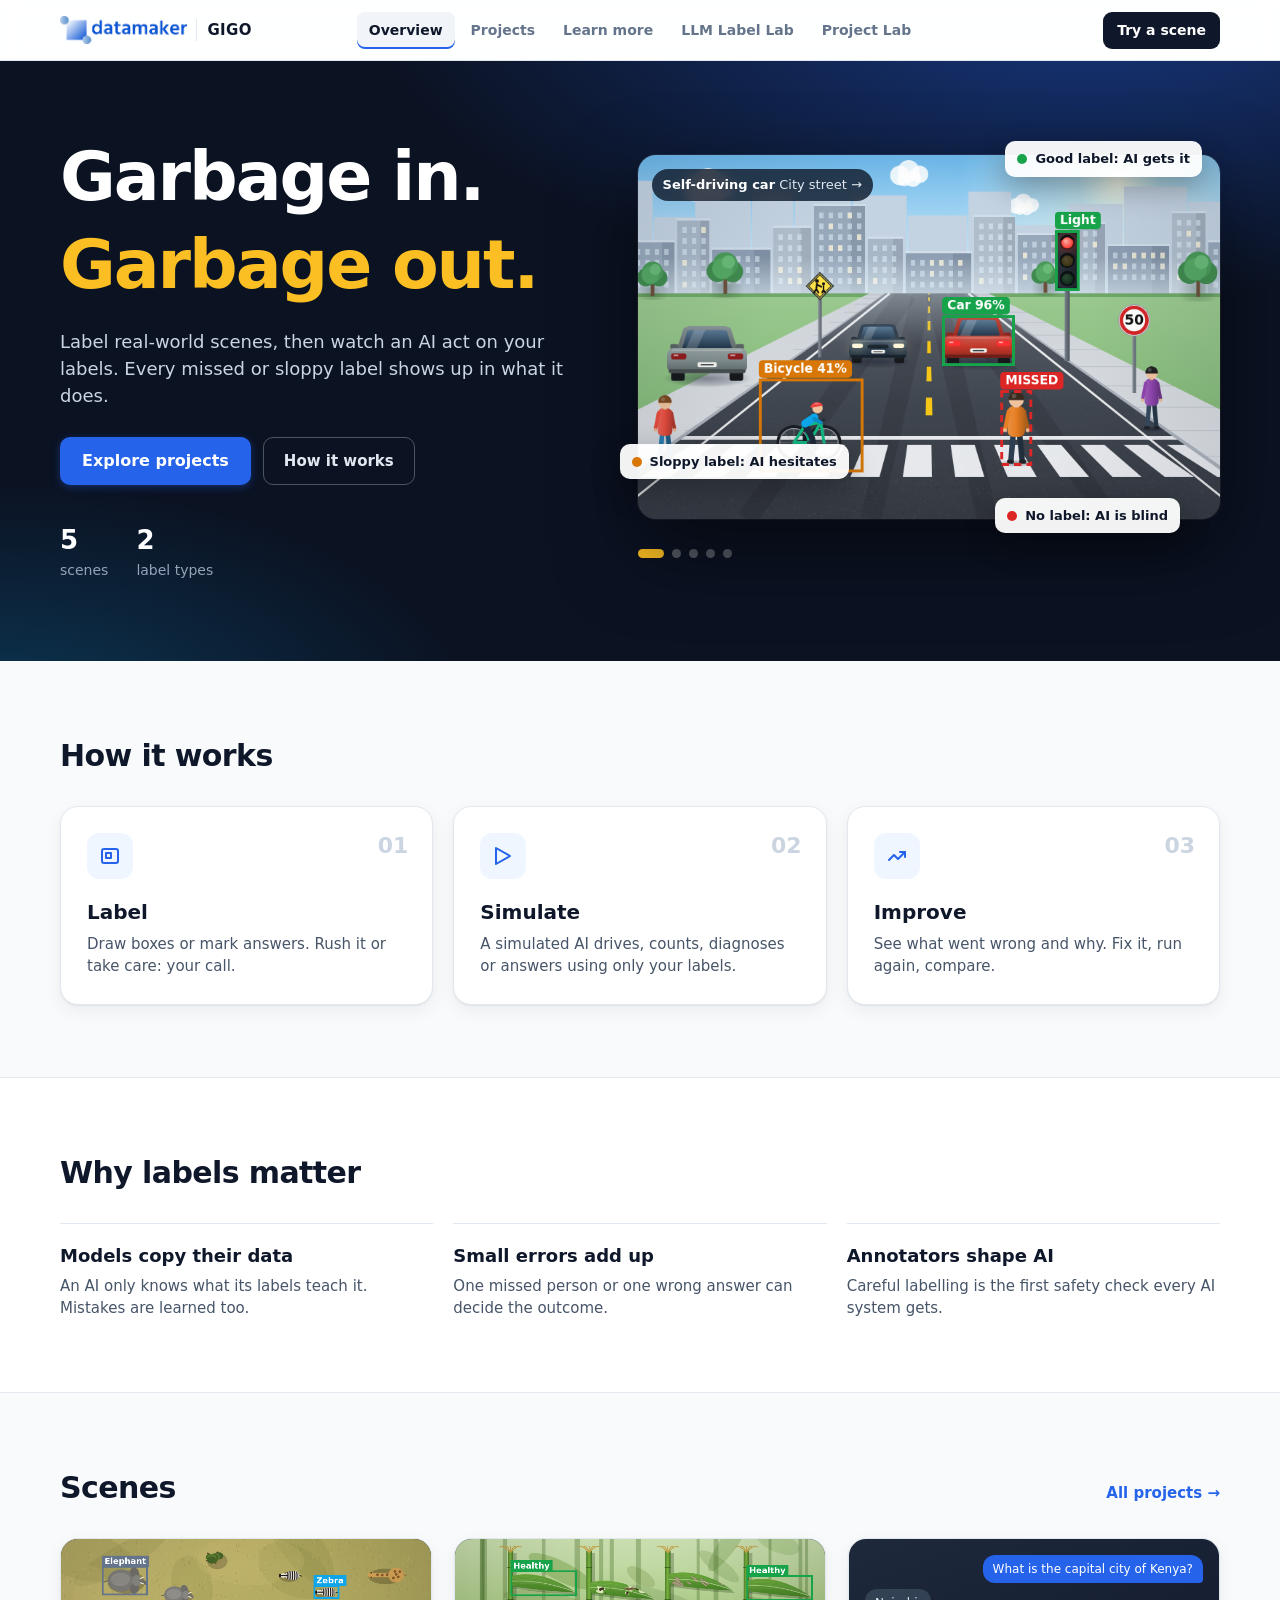
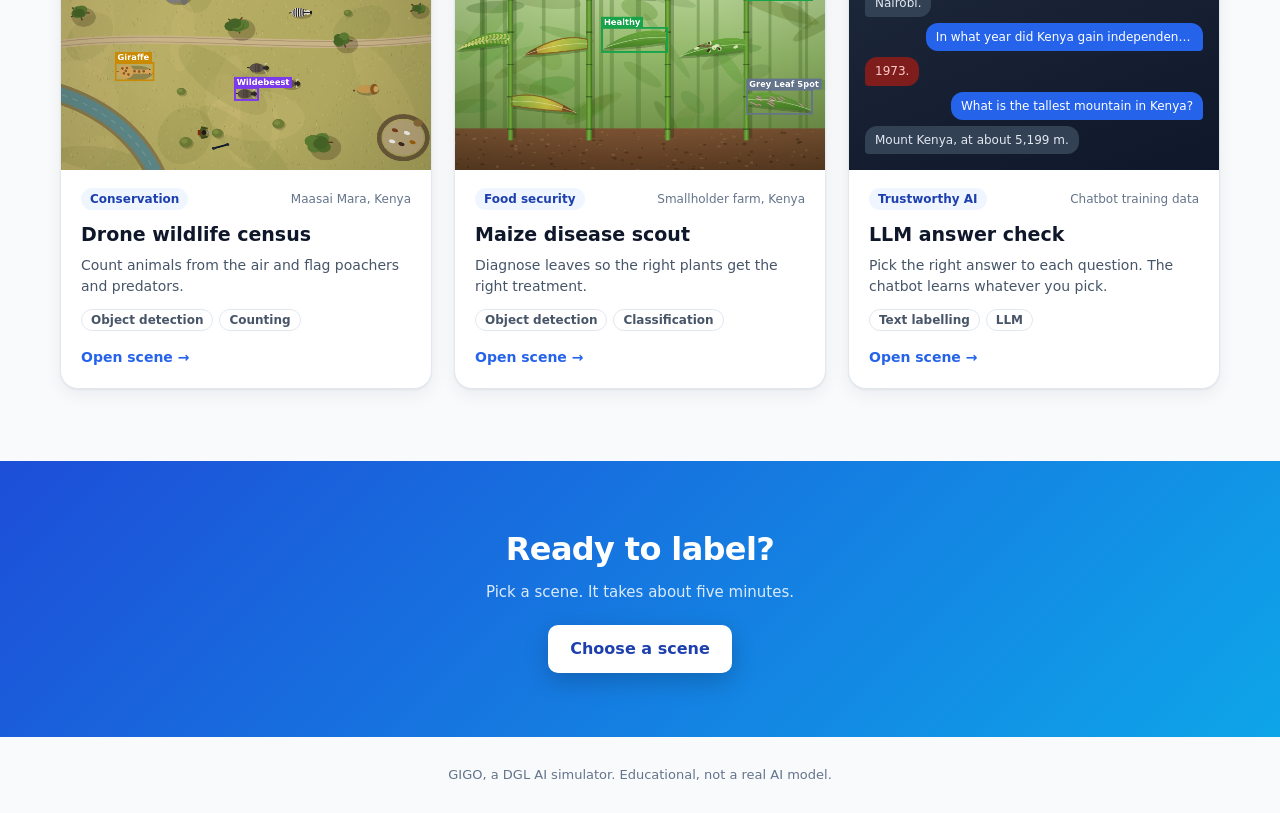
<file: gigo/index.html>
<!doctype html>
<html lang="en">
<head>
<meta charset="utf-8">
<meta name="viewport" content="width=device-width, initial-scale=1">
<link rel="icon" type="image/png" href="assets/favicon.png">
<link rel="apple-touch-icon" href="assets/favicon.png">
<title>GIGO – Train the AI, See Results in Realtime</title>
<meta name="description" content="Label data, then watch an AI act on it. A hands-on simulator for AI data annotation.">
<link rel="stylesheet" href="css/styles.css">
<link rel="stylesheet" href="css/site.css">
</head>
<body class="site">
<script src="js/nav.js"></script>

<main>
  <section class="hero">
    <div class="hero-in">
      <div class="hero-copy">
        <h1>Garbage in.<br><span>Garbage out.</span></h1>
        <p class="lead">Label real-world scenes, then watch an AI act on your labels. Every missed or sloppy label shows up in what it does.</p>
        <div class="hero-ctas">
          <a class="btn primary" href="projects.html">Explore projects</a>
          <a class="btn ghost-light" href="#how">How it works</a>
        </div>
        <ul class="hero-facts">
          <li><b>5</b> scenes</li>
          <li><b>2</b> label types</li>
        </ul>
      </div>
      <figure class="hero-visual" aria-roledescription="carousel" aria-label="Scenes">
        <div class="hs-stage"></div>
        <a class="hs-label" href="play.html"></a>
        <figcaption class="float f1"><i class="dot ok"></i>Good label: AI gets it</figcaption>
        <figcaption class="float f2"><i class="dot warn"></i>Sloppy label: AI hesitates</figcaption>
        <figcaption class="float f3"><i class="dot bad"></i>No label: AI is blind</figcaption>
        <div class="hs-dots"></div>
      </figure>
    </div>
  </section>

  <section class="sect" id="how">
    <div class="band-in">
      <h2 class="sec-title">How it works</h2>
      <div class="hero-cards">
        <article class="hcard">
          <span class="hc-icon" aria-hidden="true"><svg viewBox="0 0 24 24"><rect x="4" y="5" width="16" height="14" rx="2"/><path d="M8 9h5v5H8z"/></svg></span>
          <span class="hc-step">01</span>
          <h3>Label</h3>
          <p>Draw boxes or mark answers. Rush it or take care: your call.</p>
        </article>
        <article class="hcard">
          <span class="hc-icon" aria-hidden="true"><svg viewBox="0 0 24 24"><path d="M5 4l14 8-14 8z"/></svg></span>
          <span class="hc-step">02</span>
          <h3>Simulate</h3>
          <p>A simulated AI drives, counts, diagnoses or answers using only your labels.</p>
        </article>
        <article class="hcard">
          <span class="hc-icon" aria-hidden="true"><svg viewBox="0 0 24 24"><path d="M4 16l5-5 4 4 7-7"/><path d="M15 8h5v5"/></svg></span>
          <span class="hc-step">03</span>
          <h3>Improve</h3>
          <p>See what went wrong and why. Fix it, run again, compare.</p>
        </article>
      </div>
    </div>
  </section>

  <section class="sect alt">
    <div class="band-in">
      <h2 class="sec-title">Why labels matter</h2>
      <div class="why-grid">
        <article class="wcard"><h3>Models copy their data</h3><p>An AI only knows what its labels teach it. Mistakes are learned too.</p></article>
        <article class="wcard"><h3>Small errors add up</h3><p>One missed person or one wrong answer can decide the outcome.</p></article>
        <article class="wcard"><h3>Annotators shape AI</h3><p>Careful labelling is the first safety check every AI system gets.</p></article>
      </div>
    </div>
  </section>

  <section class="sect">
    <div class="band-in">
      <div class="sec-head">
        <h2 class="sec-title">Scenes</h2>
        <a class="more" href="projects.html">All projects &rarr;</a>
      </div>
      <div id="teaser" class="gallery"></div>
    </div>
  </section>

  <section class="cta-band">
    <div class="band-in">
      <h2>Ready to label?</h2>
      <p>Pick a scene. It takes about five minutes.</p>
      <a class="btn primary" href="projects.html">Choose a scene</a>
    </div>
  </section>
</main>

<footer class="site-foot"><p>GIGO, a DGL AI simulator. Educational, not a real AI model.</p></footer>

<script src="js/config.js"></script>
<script src="js/scene.js"></script>
<script src="js/warehouse.js"></script>
<script src="js/drone.js"></script>
<script src="js/crop.js"></script>
<script src="js/llm.js"></script>
<script src="js/gallery.js"></script>
<script src="js/hero.js"></script>
<script>
  (function (G) {
    G.renderGallery(document.getElementById('teaser'), ['drone', 'crop', 'llm']);
    G.initHero(document.querySelector('.hero-visual'));
  })(window.GIGO);
</script>
</body>
</html>
</file>
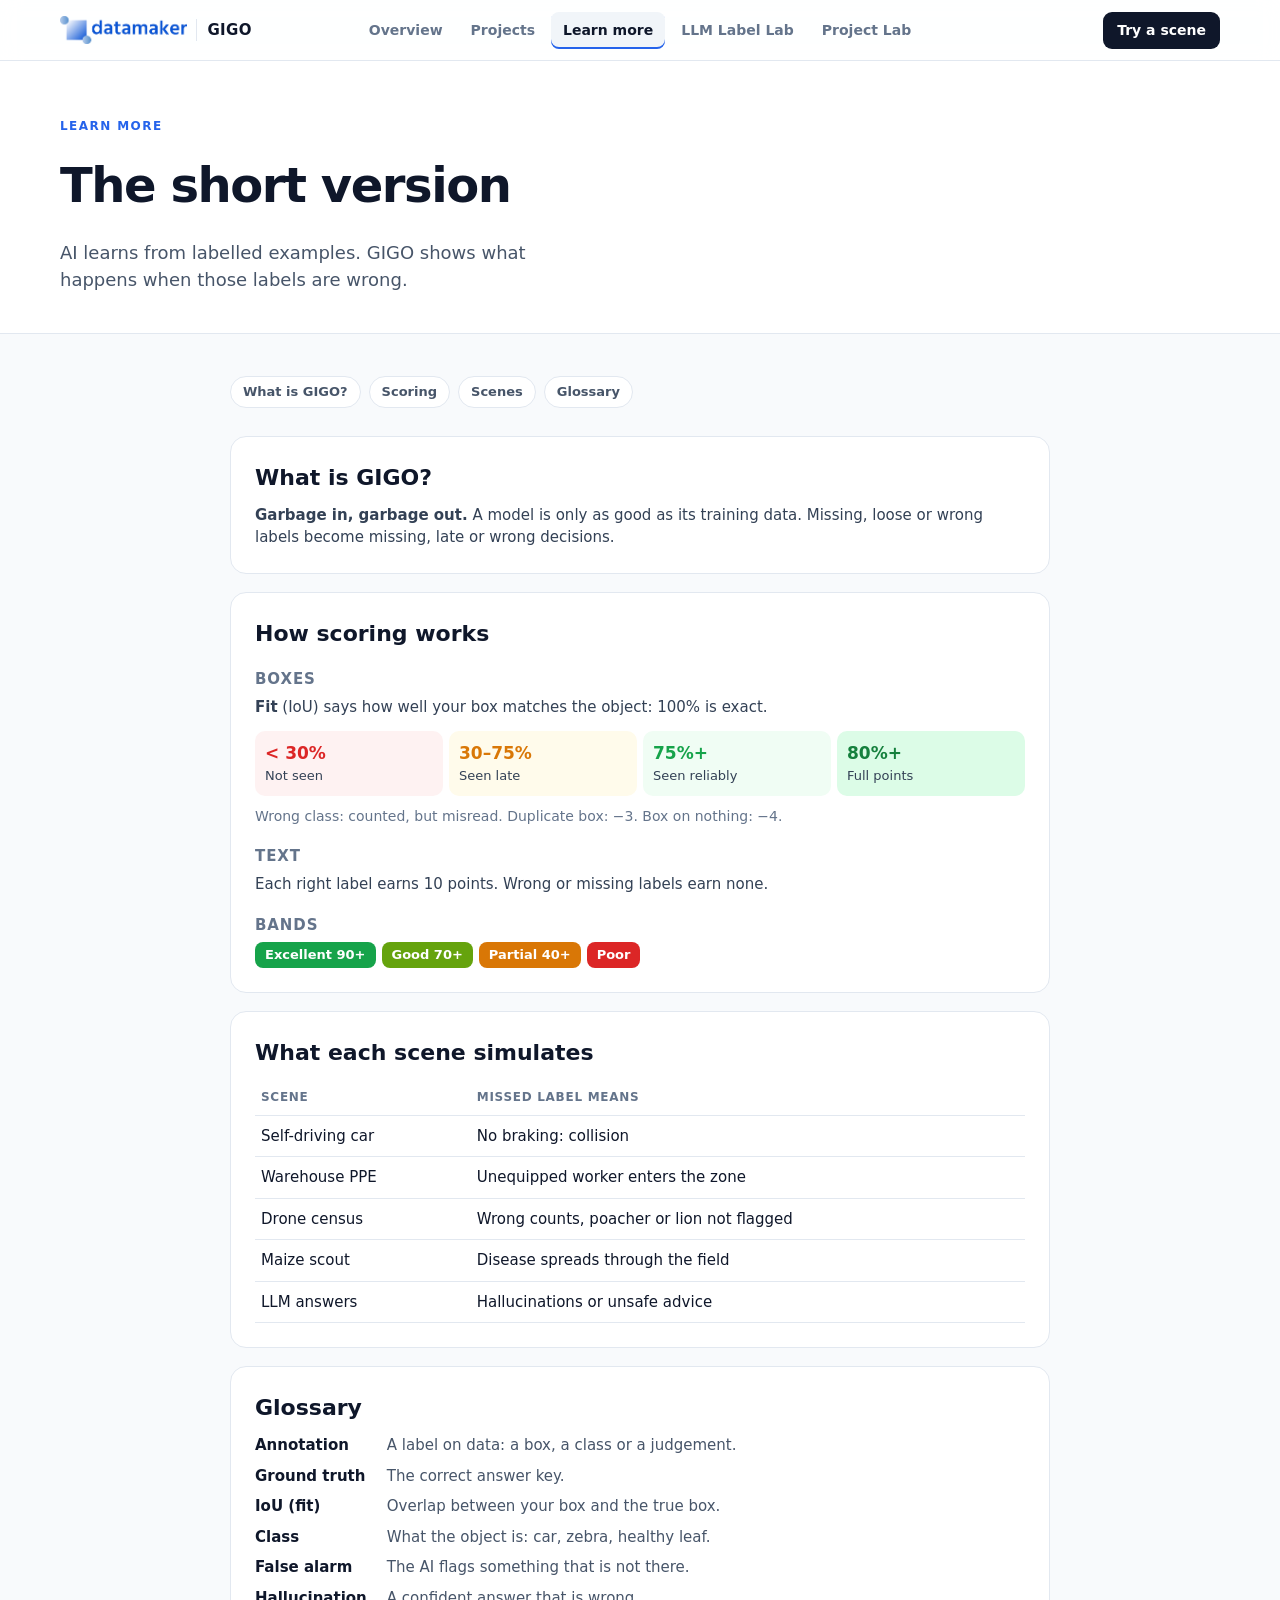
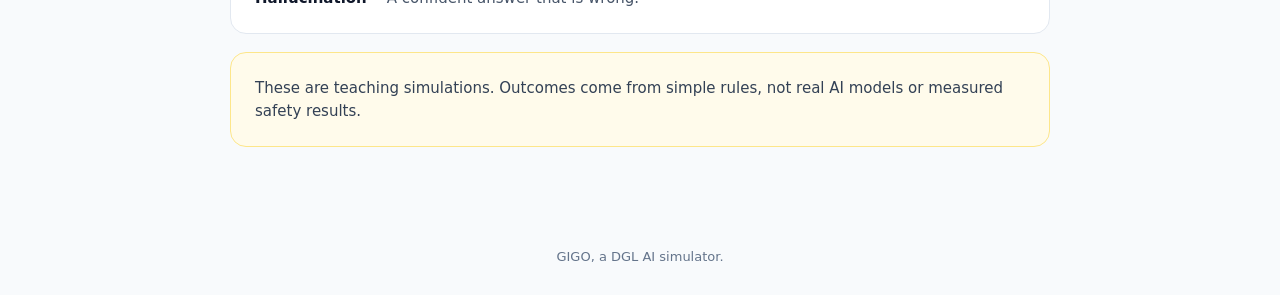
<file: gigo/learn.html>
<!doctype html>
<html lang="en">
<head>
<meta charset="utf-8">
<meta name="viewport" content="width=device-width, initial-scale=1">
<link rel="icon" type="image/png" href="assets/favicon.png">
<link rel="apple-touch-icon" href="assets/favicon.png">
<title>Learn more – GIGO</title>
<link rel="stylesheet" href="css/styles.css">
<link rel="stylesheet" href="css/site.css">
</head>
<body class="site">
<script src="js/nav.js"></script>

<main>
  <section class="page-head">
    <div class="band-in">
      <p class="eyebrow">Learn more</p>
      <h1>The short version</h1>
      <p class="lead">AI learns from labelled examples. GIGO shows what happens when those labels are wrong.</p>
    </div>
  </section>

  <div class="sect tight"><div class="band-in learn">
    <nav class="toc" aria-label="On this page">
      <a href="#what">What is GIGO?</a><a href="#scoring">Scoring</a><a href="#scenes">Scenes</a><a href="#glossary">Glossary</a>
    </nav>

    <section id="what" class="lcard">
      <h2>What is GIGO?</h2>
      <p><b>Garbage in, garbage out.</b> A model is only as good as its training data. Missing, loose or wrong labels become missing, late or wrong decisions.</p>
    </section>

    <section id="scoring" class="lcard">
      <h2>How scoring works</h2>
      <h3>Boxes</h3>
      <p><b>Fit</b> (IoU) says how well your box matches the object: 100% is exact.</p>
      <div class="fit-scale" role="list">
        <div role="listitem" class="bad"><b>&lt; 30%</b>Not seen</div>
        <div role="listitem" class="warn"><b>30–75%</b>Seen late</div>
        <div role="listitem" class="ok"><b>75%+</b>Seen reliably</div>
        <div role="listitem" class="ok2"><b>80%+</b>Full points</div>
      </div>
      <p class="muted-p">Wrong class: counted, but misread. Duplicate box: &minus;3. Box on nothing: &minus;4.</p>
      <h3>Text</h3>
      <p>Each right label earns 10 points. Wrong or missing labels earn none.</p>
      <h3>Bands</h3>
      <p class="bands"><span style="--c:#16a34a">Excellent 90+</span><span style="--c:#65a30d">Good 70+</span><span style="--c:#d97706">Partial 40+</span><span style="--c:#dc2626">Poor</span></p>
    </section>

    <section id="scenes" class="lcard">
      <h2>What each scene simulates</h2>
      <table class="ltable">
        <thead><tr><th>Scene</th><th>Missed label means</th></tr></thead>
        <tbody>
          <tr><td>Self-driving car</td><td>No braking: collision</td></tr>
          <tr><td>Warehouse PPE</td><td>Unequipped worker enters the zone</td></tr>
          <tr><td>Drone census</td><td>Wrong counts, poacher or lion not flagged</td></tr>
          <tr><td>Maize scout</td><td>Disease spreads through the field</td></tr>
          <tr><td>LLM answers</td><td>Hallucinations or unsafe advice</td></tr>
        </tbody>
      </table>
    </section>

    <section id="glossary" class="lcard">
      <h2>Glossary</h2>
      <dl class="gloss">
        <dt>Annotation</dt><dd>A label on data: a box, a class or a judgement.</dd>
        <dt>Ground truth</dt><dd>The correct answer key.</dd>
        <dt>IoU (fit)</dt><dd>Overlap between your box and the true box.</dd>
        <dt>Class</dt><dd>What the object is: car, zebra, healthy leaf.</dd>
        <dt>False alarm</dt><dd>The AI flags something that is not there.</dd>
        <dt>Hallucination</dt><dd>A confident answer that is wrong.</dd>
      </dl>
    </section>

    <section class="lcard note-card">
      <p>These are teaching simulations. Outcomes come from simple rules, not real AI models or measured safety results.</p>
    </section>
  </div></div>
</main>

<footer class="site-foot"><p>GIGO, a DGL AI simulator.</p></footer>
</body>
</html>
</file>
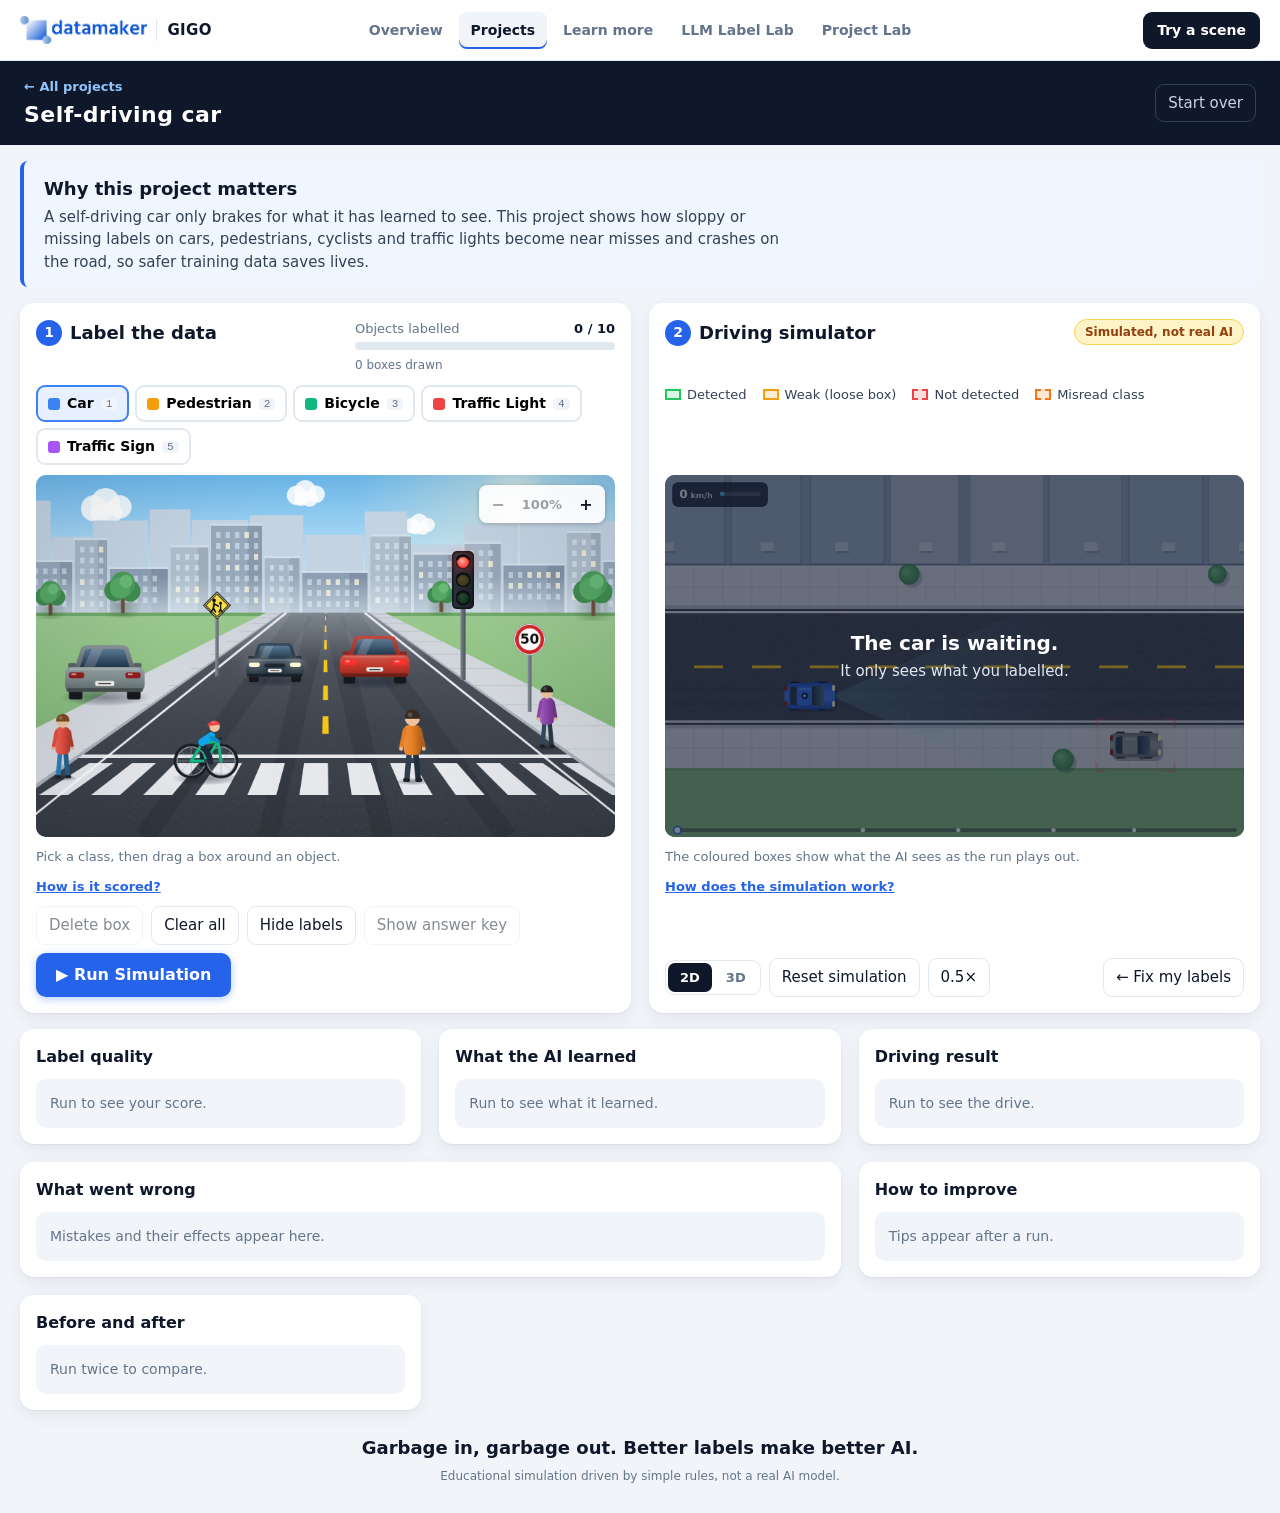
<file: gigo/play.html>
<!doctype html>
<html lang="en">
<head>
<meta charset="utf-8">
<meta name="viewport" content="width=device-width, initial-scale=1">
<link rel="icon" type="image/png" href="assets/favicon.png">
<link rel="apple-touch-icon" href="assets/favicon.png">
<title>GIGO Simulator</title>
<link rel="stylesheet" href="css/styles.css">
<link rel="stylesheet" href="css/site.css">
</head>
<body class="app">
<script src="js/nav.js"></script>
<header class="topbar">
  <div class="brand">
    <a class="back" href="projects.html">&larr; All projects</a>
    <h1 id="scene-title">Simulator</h1>
  </div>
  <button id="btn-startover" class="ghost" type="button">Start over</button>
</header>

<section class="purpose" aria-labelledby="h-purpose">
  <h2 id="h-purpose">Why this project matters</h2>
  <p id="purpose-text"></p>
</section>

<main class="panels">
  <section class="panel" id="panel-annotate" aria-labelledby="h-annot">
    <div class="panel-head">
      <h2 id="h-annot"><span class="num">1</span> Label the data</h2>
      <div class="progress" aria-live="polite">
        <div class="progress-top"><span id="progress-label">Objects labelled</span><b id="progress-count">0 / 10</b></div>
        <div class="bar"><div id="progress-fill"></div></div>
        <small id="progress-boxes">0 boxes drawn</small>
      </div>
    </div>
    <div class="bar-row"><div id="pic-bar" class="pic-bar" role="group" aria-label="Picture" hidden></div>
    <div id="class-bar" class="class-bar" role="group" aria-label="Object class"></div></div>
    <div class="stage" id="annot-stage"><canvas id="annot-canvas" width="800" height="500" aria-label="Scene to annotate"></canvas></div>
    <ol id="label-list" class="qa-list" hidden></ol>
    <div class="panel-foot">
    <p id="hint" class="hint"></p>
    <a class="help-link" href="learn.html#scoring">How is it scored?</a>
    <div class="toolbar">
      <button id="btn-delete" type="button" class="ghost" disabled>Delete box</button>
      <button id="btn-clear" type="button" class="ghost">Clear all</button>
      <button id="btn-labels" type="button" class="ghost" aria-pressed="false" title="Hide the class names on your boxes">Hide labels</button>
      <button id="btn-key" type="button" class="ghost" aria-pressed="false" title="Available after your first run">Show answer key</button>
      <span class="spacer"></span>
      <button id="btn-run" type="button" class="primary">&#9654; Run Simulation</button>
    </div>
    </div>
  </section>

  <section class="panel" id="panel-sim" aria-labelledby="h-sim">
    <div class="panel-head">
      <h2 id="h-sim"><span class="num">2</span> <span id="sim-title">Simulator</span></h2>
      <span class="badge" title="The outcome comes from simple rules, not a real AI model">Simulated, not real AI</span>
    </div>
    <ul class="legend" id="legend">
      <li><i style="--c:#22c55e"></i>Detected</li>
      <li><i style="--c:#f59e0b"></i>Weak (loose box)</li>
      <li><i style="--c:#ef4444" class="dash"></i>Not detected</li>
      <li><i style="--c:#f97316" class="dash"></i>Misread class</li>
    </ul>
    <div class="stage sim-stage">
      <canvas id="sim-canvas" width="800" height="500" aria-label="Simulation"></canvas>
      <div id="chat" class="chat" hidden></div>
      <div id="sim-overlay" class="overlay">
        <div id="sim-idle"></div>
      </div>
    </div>
    <div class="panel-foot">
    <p id="sim-hint" class="hint">The coloured boxes show what the AI sees as the run plays out.</p>
    <a class="help-link" href="learn.html">How does the simulation work?</a>
    <div class="toolbar">
      <div id="view-seg" class="seg" role="group" aria-label="Camera view">
        <button id="btn-view-2d" type="button" aria-pressed="true" title="Top-down view">2D</button>
        <button id="btn-view-3d" type="button" aria-pressed="false" title="Chase-camera view">3D</button>
      </div>
      <button id="btn-reset-sim" type="button" class="ghost">Reset simulation</button>
      <button id="btn-speed" type="button" class="ghost" title="Playback speed">0.5&times;</button>
      <button id="btn-pause" type="button" class="ghost" aria-pressed="false" hidden>&#10074;&#10074; Pause</button>
      <button id="btn-skip" type="button" class="ghost" hidden>Skip to result</button>
      <span class="spacer"></span>
      <button id="btn-correct" type="button" class="ghost">&larr; Fix my labels</button>
    </div>
    </div>
  </section>
</main>

<section id="results" class="results" aria-label="Results and feedback">
  <article class="card">
    <h3>Label quality</h3>
    <p id="score-empty" class="empty">Run to see your score.</p>
    <div id="score-body" hidden>
      <div class="score-top"><div id="score-gauge" class="gauge"></div><div id="score-band" class="bandrow"></div></div>
      <ul id="score-metrics" class="metrics"></ul>
    </div>
  </article>

  <article class="card">
    <h3>What the AI learned</h3>
    <p id="detect-empty" class="empty">Run to see what it learned.</p>
    <div id="detect-body" hidden>
      <p id="detect-sum" class="sum"></p>
      <ul id="detect-list" class="detect"></ul>
      <small class="muted">Click a row to find it.</small>
    </div>
  </article>

  <article class="card">
    <h3 id="drive-title">Driving result</h3>
    <p id="drive-empty" class="empty">Run to see the result.</p>
    <div id="drive-body" hidden>
      <div id="drive-head" class="outcome"></div>
      <div id="drive-chips" class="stats"></div>
      <ul id="drive-log" class="log"></ul>
    </div>
  </article>

  <article class="card wide">
    <h3>What went wrong</h3>
    <p id="why-empty" class="empty">Mistakes and their effects appear here.</p>
    <div id="why-body" hidden><ul id="why-list" class="why"></ul></div>
  </article>

  <article class="card">
    <h3>How to improve</h3>
    <p id="fix-empty" class="empty">Tips appear after a run.</p>
    <div id="fix-body" hidden>
      <ul id="fix-list" class="fix"></ul>
      <button id="btn-correct2" type="button" class="primary small" onclick="document.getElementById('btn-correct').click()">Fix and run again</button>
    </div>
  </article>

  <article class="card">
    <h3>Before and after</h3>
    <p id="compare-empty" class="empty">Run twice to compare.</p>
    <div id="compare-body" hidden>
      <p id="compare-note" class="muted"></p>
      <table id="compare-table" class="compare"></table>
    </div>
  </article>
</section>

<footer class="foot">
  <p id="core-message" class="core"></p>
  <p class="disclaimer-text"></p>
</footer>

<script src="js/config.js"></script>
<script src="js/scene.js"></script>
<script src="js/warehouse.js"></script>
<script src="js/warehouse-pics.js"></script>
<script src="js/evaluator.js"></script>
<script src="js/annotator.js"></script>
<script src="js/simulator.js"></script>
<script src="js/sim-3d.js"></script>
<script src="js/sim-view.js"></script>
<script src="js/ppe-sim.js"></script>
<script src="js/ppe-view.js"></script>
<script src="js/view-kit.js"></script>
<script src="js/drone.js"></script>
<script src="js/drone-sim.js"></script>
<script src="js/drone-view.js"></script>
<script src="js/crop.js"></script>
<script src="js/crop-sim.js"></script>
<script src="js/crop-view.js"></script>
<script src="js/llm.js"></script>
<script src="js/llm-sim.js"></script>
<script src="js/llm-view.js"></script>
<script src="js/feedback.js"></script>
<script src="js/app.js"></script>
</body>
</html>
</file>
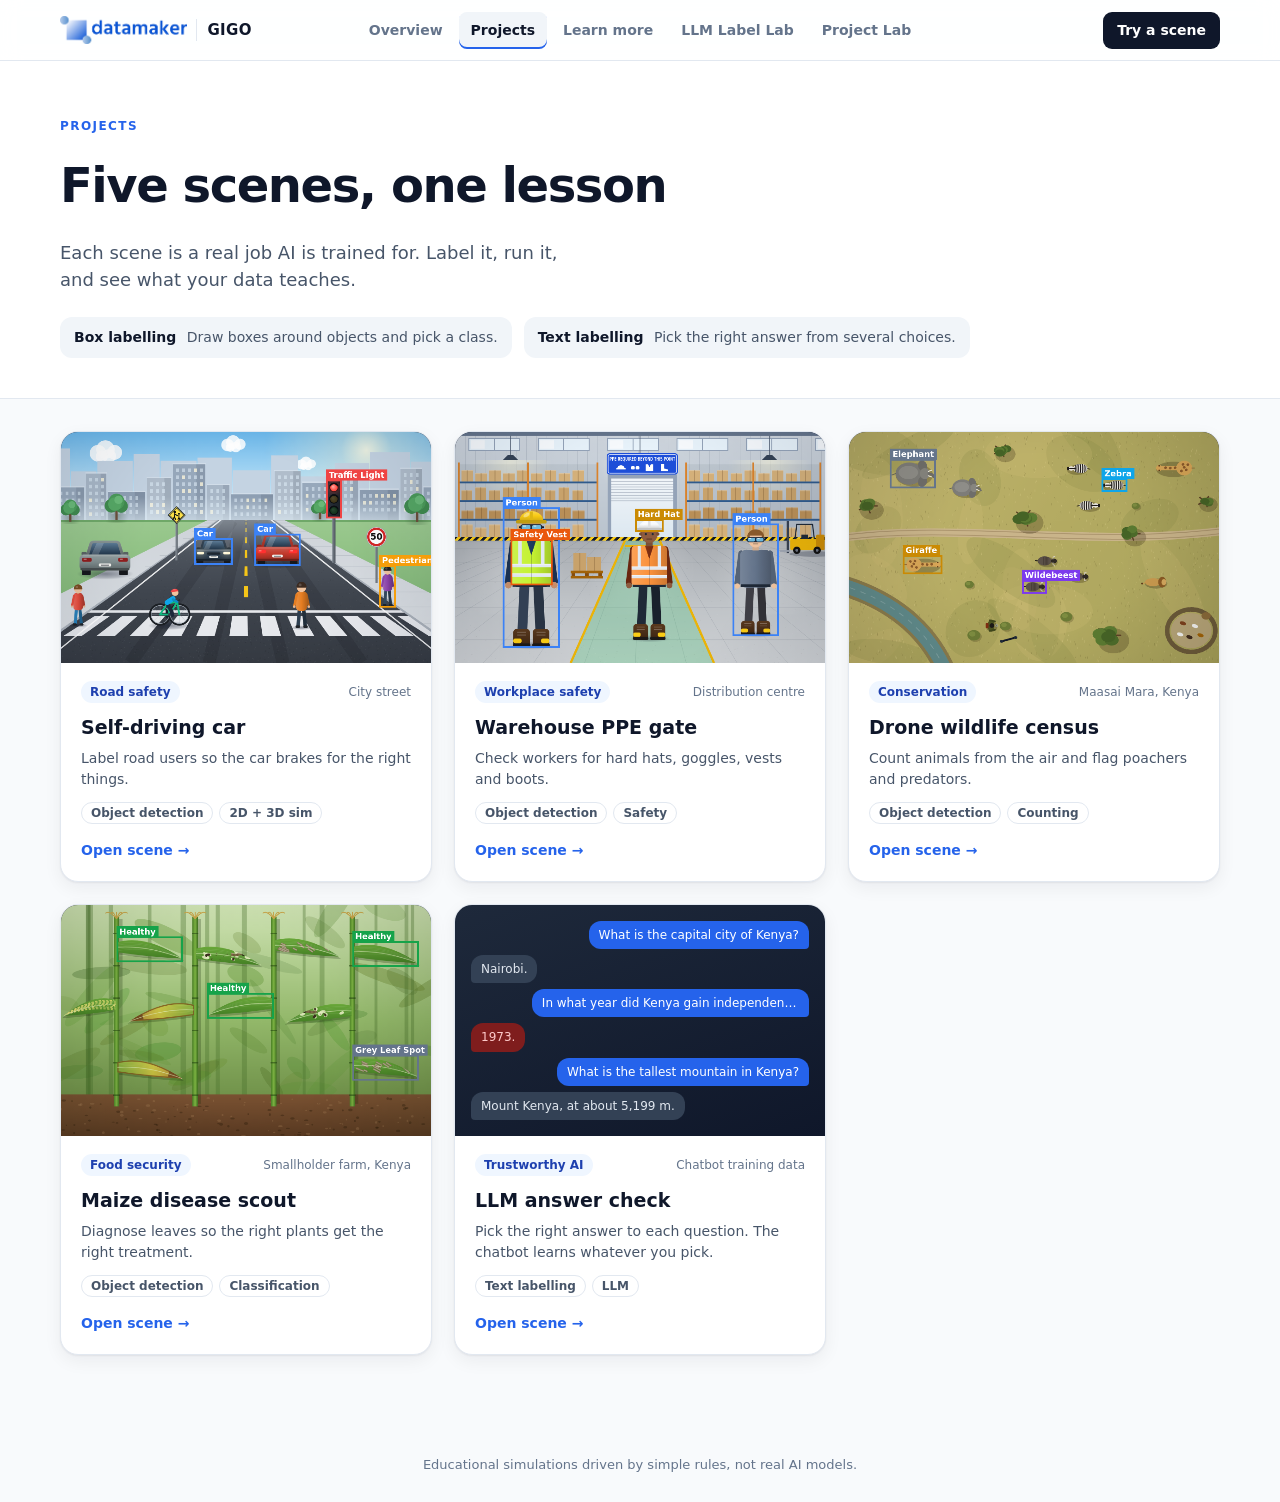
<file: gigo/projects.html>
<!doctype html>
<html lang="en">
<head>
<meta charset="utf-8">
<meta name="viewport" content="width=device-width, initial-scale=1">
<link rel="icon" type="image/png" href="assets/favicon.png">
<link rel="apple-touch-icon" href="assets/favicon.png">
<title>Projects – GIGO</title>
<link rel="stylesheet" href="css/styles.css">
<link rel="stylesheet" href="css/site.css">
</head>
<body class="site">
<script src="js/nav.js"></script>

<main>
  <section class="page-head">
    <div class="band-in">
      <p class="eyebrow">Projects</p>
      <h1>Five scenes, one lesson</h1>
      <p class="lead">Each scene is a real job AI is trained for. Label it, run it, and see what your data teaches.</p>
      <ul class="kinds">
        <li><b>Box labelling</b> Draw boxes around objects and pick a class.</li>
        <li><b>Text labelling</b> Pick the right answer from several choices.</li>
      </ul>
    </div>
  </section>
  <section class="sect tight">
    <div class="band-in"><div id="gallery" class="gallery"></div></div>
  </section>
</main>

<footer class="site-foot"><p>Educational simulations driven by simple rules, not real AI models.</p></footer>

<script src="js/config.js"></script>
<script src="js/scene.js"></script>
<script src="js/warehouse.js"></script>
<script src="js/drone.js"></script>
<script src="js/crop.js"></script>
<script src="js/llm.js"></script>
<script src="js/gallery.js"></script>
<script>GIGO.renderGallery(document.getElementById('gallery'));</script>
</body>
</html>
</file>
<file: gigo/css/styles.css>
:root {
  --bg: #f1f5f9; --card: #ffffff; --ink: #0f172a; --muted: #64748b; --line: #e2e8f0;
  --brand: #2563eb; --brand-ink: #1e40af; --ok: #16a34a; --warn: #d97706; --bad: #dc2626; --mid: #ea580c;
  --radius: 14px; --ease-out: cubic-bezier(.16, 1, .3, 1); --shadow: 0 1px 2px rgba(15,23,42,.06), 0 6px 18px rgba(15,23,42,.06);
}
* { box-sizing: border-box; }
html { scroll-behavior: smooth; }
body { margin: 0; background: var(--bg); color: var(--ink); font: 15px/1.5 system-ui, -apple-system, "Segoe UI", Roboto, sans-serif; }
button { font: inherit; cursor: pointer; }
button:disabled { cursor: not-allowed; opacity: .5; }
h1, h2, h3, p { margin: 0; }

/* header */
.topbar { display: flex; align-items: center; gap: 24px; padding: 14px 24px; background: #0f172a; color: #fff; flex-wrap: wrap; }
.brand h1 { font-size: 24px; letter-spacing: .02em; font-weight: 800; }
.brand h1 span { font-weight: 500; color: #93c5fd; margin-left: 6px; font-size: 18px; }
.brand p { font-size: 12px; color: #94a3b8; }
.ghost { background: transparent; border: 1px solid var(--line); color: inherit; border-radius: 9px; padding: 7px 12px; }
.topbar .ghost { border-color: #334155; color: #cbd5e1; }
.ghost:hover:not(:disabled) { background: rgba(100,116,139,.12); }
.ghost[aria-pressed="true"] { background: #fef3c7; border-color: #f59e0b; color: #92400e; }
.primary { background: var(--brand); color: #fff; border: 0; border-radius: 10px; padding: 10px 20px; font-weight: 700; font-size: 16px; box-shadow: 0 2px 8px rgba(37,99,235,.35); }
.primary:hover:not(:disabled) { background: var(--brand-ink); }
.primary.small { padding: 8px 14px; font-size: 14px; margin-top: 10px; }
:focus-visible { outline: 3px solid #93c5fd; outline-offset: 2px; }

/* panels */
.panels { max-width: 1500px; margin: 16px auto; padding: 0 20px; display: grid; grid-template-columns: minmax(0, 1fr) minmax(0, 1fr); gap: 18px; }
.panel { background: var(--card); border-radius: var(--radius); box-shadow: var(--shadow); padding: 16px; min-width: 0; display: flex; flex-direction: column; gap: 10px; }
.panel-head { display: flex; justify-content: space-between; align-items: flex-start; gap: 12px; flex-wrap: wrap; }
.panel h2 { font-size: 18px; display: flex; align-items: center; gap: 8px; }
.num { display: inline-grid; place-items: center; width: 26px; height: 26px; border-radius: 50%; background: var(--brand); color: #fff; font-size: 14px; }
.badge { background: #fef3c7; color: #92400e; border: 1px solid #fcd34d; border-radius: 999px; font-size: 12px; font-weight: 700; padding: 3px 10px; }
.progress { min-width: 200px; flex: 0 1 260px; }
.progress-top { display: flex; justify-content: space-between; font-size: 13px; color: var(--muted); }
.progress-top b { color: var(--ink); }
.bar { height: 8px; background: var(--line); border-radius: 99px; overflow: hidden; margin: 3px 0; }
.bar > div { height: 100%; width: 100%; transform-origin: left; transform: scaleX(0); background: linear-gradient(90deg, #38bdf8, #2563eb); transition: transform .3s var(--ease-out); }
.progress small { color: var(--muted); font-size: 12px; }

.class-bar { display: flex; gap: 6px; flex-wrap: wrap; }
.cls { display: inline-flex; align-items: center; gap: 7px; padding: 6px 10px; border-radius: 9px; border: 2px solid var(--line); background: #fff; font-weight: 600; font-size: 14px; }
.cls i { width: 12px; height: 12px; border-radius: 3px; background: var(--c); }
.cls kbd { font: 11px ui-monospace, monospace; color: var(--muted); background: var(--bg); border-radius: 4px; padding: 0 5px; }
.cls.on { border-color: var(--c); background: color-mix(in srgb, var(--c) 12%, #fff); }

.stage { position: relative; border-radius: 10px; overflow: hidden; background: #cbd5e1; line-height: 0; }
.stage canvas { width: 100%; height: auto; display: block; touch-action: none; }
canvas.locked { opacity: .92; }
.hint { color: var(--muted); font-size: 13px; min-height: 20px; }
.toolbar { display: flex; gap: 8px; align-items: center; flex-wrap: wrap; }
.spacer { flex: 1; }
.seg { display: inline-flex; border: 1px solid var(--line); border-radius: 9px; padding: 2px; gap: 2px; }
.seg button { background: transparent; border: 0; border-radius: 7px; padding: 5px 12px; font-weight: 700; font-size: 13px; color: var(--muted); transition: background-color .15s var(--ease-out), color .15s var(--ease-out); }
.seg button:hover:not([aria-pressed="true"]) { background: rgba(100,116,139,.12); color: var(--ink); }
.seg button[aria-pressed="true"] { background: var(--ink); color: #fff; }
.overlay { position: absolute; inset: 0; display: grid; place-items: center; background: rgba(15,23,42,.55); color: #fff; text-align: center; line-height: 1.4; padding: 20px; }
.overlay[hidden] { display: none; }
.overlay strong { font-size: 20px; display: block; margin-bottom: 4px; }
.overlay p { color: #e2e8f0; max-width: 340px; margin: 0 auto; }
.legend { list-style: none; display: flex; gap: 16px; flex-wrap: wrap; margin: 0; padding: 0; font-size: 13px; color: #334155; }
.legend i { display: inline-block; width: 16px; height: 11px; border: 2px solid var(--c); background: color-mix(in srgb, var(--c) 18%, transparent); margin-right: 6px; vertical-align: -1px; }
.legend i.dash { border-style: dashed; }
.note { font-size: 12px; color: var(--muted); }

/* results */
.results { max-width: 1500px; margin: 0 auto 16px; padding: 0 20px; display: grid; grid-template-columns: repeat(3, 1fr); gap: 18px; scroll-margin-top: 12px; }
.card { background: var(--card); border-radius: var(--radius); box-shadow: var(--shadow); padding: 16px; min-width: 0; }
.card.wide { grid-column: span 2; }
.card h3 { font-size: 16px; margin-bottom: 10px; }
.empty { color: var(--muted); font-size: 14px; background: var(--bg); border-radius: 10px; padding: 14px; }
.muted { color: var(--muted); font-size: 12px; }
.score-top { display: flex; align-items: center; gap: 16px; }
.gauge { width: 120px; flex: none; }
.bandrow { display: flex; flex-direction: column; gap: 6px; align-items: flex-start; }
.band { color: #fff; font-weight: 800; border-radius: 8px; padding: 4px 14px; font-size: 18px; }
.risk { color: var(--muted); font-weight: 600; }
.metrics { list-style: none; padding: 0; margin: 12px 0 0; display: grid; gap: 4px; font-size: 14px; }
.metrics li { display: flex; justify-content: space-between; border-bottom: 1px dashed var(--line); padding: 2px 0; }
.metrics b.zero { color: #94a3b8; font-weight: 600; }
.metrics b.ok { color: var(--ok); } .metrics b.warn { color: var(--warn); } .metrics b.bad { color: var(--bad); } .metrics b.mid { color: var(--mid); }
.sum { font-weight: 700; margin-bottom: 8px; }
.detect { list-style: none; margin: 0 0 6px; padding: 0; display: grid; gap: 4px; }
.det-row { width: 100%; display: grid; grid-template-columns: auto 1fr auto; gap: 8px; align-items: center; text-align: left; background: #f8fafc; border: 1px solid var(--line); border-radius: 8px; padding: 5px 8px; font-size: 13px; }
.det-row:hover { background: #eef2ff; border-color: #c7d2fe; }
.det-name { overflow: hidden; text-overflow: ellipsis; white-space: nowrap; }
.tag-crit { font-style: normal; font-size: 10px; font-weight: 800; text-transform: uppercase; color: var(--bad); border: 1px solid #fecaca; border-radius: 4px; padding: 0 4px; margin-left: 6px; }
.det-iou { color: var(--muted); font-size: 12px; font-variant-numeric: tabular-nums; }
.chip { font-size: 11px; font-weight: 800; border-radius: 99px; padding: 2px 9px; min-width: 88px; text-align: center; color: #fff; }
.chip.ok { background: var(--ok); } .chip.warn { background: var(--warn); } .chip.bad { background: var(--bad); } .chip.mid { background: var(--mid); }
.outcome { border-radius: 10px; padding: 10px 12px 10px 38px; display: grid; gap: 2px; border: 1px solid; position: relative; }
.outcome::before { content: ''; position: absolute; left: 14px; top: 16px; width: 12px; height: 12px; border-radius: 50%; background: currentColor; box-shadow: 0 0 0 4px color-mix(in srgb, currentColor 18%, transparent); }
.outcome strong { font-size: 18px; }
.outcome.good { background: #f0fdf4; border-color: #bbf7d0; color: #15803d; } .outcome.warn { background: #fffbeb; border-color: #fde68a; color: #b45309; } .outcome.bad { background: #fef2f2; border-color: #fecaca; color: #b91c1c; }
.outcome span { color: #334155; }
.stats { display: flex; flex-wrap: wrap; gap: 6px; margin: 10px 0; }
.stat { background: var(--bg); border-radius: 8px; padding: 3px 9px; font-size: 13px; color: var(--muted); }
.stat b { color: var(--ink); } .stat.hot { background: #fee2e2; color: #991b1b; } .stat.hot b { color: #991b1b; }
.log { list-style: none; padding: 0; margin: 0; font-size: 13px; max-height: 150px; overflow: auto; display: grid; gap: 2px; }
.log li { padding-left: 16px; position: relative; }
.log li::before { content: ''; position: absolute; left: 3px; top: .55em; width: 7px; height: 7px; border-radius: 50%; background: var(--line); }
.log li.ok::before { background: var(--ok); } .log li.warn::before { background: var(--warn); } .log li.bad::before { background: var(--bad); }
.log time { color: var(--muted); font-variant-numeric: tabular-nums; margin-right: 4px; }
.why { list-style: none; padding: 0; margin: 0; display: grid; gap: 8px; grid-template-columns: repeat(auto-fit, minmax(300px, 1fr)); }
.why li { background: #fffbeb; border: 1px solid #fde68a; border-radius: 10px; padding: 10px 12px; }
.why li.crit { background: #fef2f2; border-color: #fecaca; }
.why li.allgood { background: #f0fdf4; border-color: #bbf7d0; grid-column: 1 / -1; }
.why strong { display: block; margin-bottom: 2px; }
.why p { font-size: 14px; color: #334155; }
.fix { margin: 0; padding-left: 18px; display: grid; gap: 6px; font-size: 14px; }
.compare { width: 100%; border-collapse: collapse; font-size: 14px; margin-top: 6px; }
.compare th, .compare td { padding: 6px 8px; border-bottom: 1px solid var(--line); text-align: left; }
.compare thead th, .compare tr:first-child th { color: var(--muted); font-size: 12px; font-weight: 700; }
.compare td.better { color: var(--ok); font-weight: 800; background: #f0fdf4; }
.compare td.worse { color: var(--bad); font-weight: 800; background: #fef2f2; }

.foot { max-width: 1500px; margin: 0 auto; padding: 8px 20px 28px; text-align: center; color: var(--muted); font-size: 12px; }
.core { font-size: 18px; font-weight: 800; color: var(--ink); margin-bottom: 6px; }

@media (max-width: 1000px) {
  .panels { grid-template-columns: 1fr; }
  .results { grid-template-columns: 1fr; }
  .card.wide { grid-column: auto; }
}
/* motion */
button { transition: background-color .15s, border-color .15s, color .15s, box-shadow .15s, transform .1s; }
button:active:not(:disabled) { transform: translateY(1px) scale(.98); }
.cls { transition: border-color .15s, background-color .15s; }
@keyframes rise { from { opacity: 0; transform: translateY(8px); } }
@keyframes arc { from { stroke-dasharray: 0 400; } }
[id$="-body"]:not([hidden]) { animation: rise .4s var(--ease-out) both; }
.results > :nth-child(2) [id$="-body"] { animation-delay: 60ms; }
.results > :nth-child(3) [id$="-body"] { animation-delay: 120ms; }
.results > :nth-child(4) [id$="-body"] { animation-delay: 180ms; }
.results > :nth-child(5) [id$="-body"], .results > :nth-child(6) [id$="-body"] { animation-delay: 220ms; }
.detect li { animation: rise .35s var(--ease-out) both; }
.gauge-arc { animation: arc .9s var(--ease-out) both; }
.det-row { transition: background-color .15s, border-color .15s; }

@media (prefers-reduced-motion: reduce) {
  html { scroll-behavior: auto; }
  *, *::before, *::after { animation-duration: 1ms !important; animation-delay: 0ms !important; transition-duration: 1ms !important; }
  button:active:not(:disabled) { transform: none; }
}

.zoom-ctl { position: absolute; right: 10px; top: 10px; display: flex; gap: 2px; padding: 3px; line-height: 1; background: rgba(255,255,255,.92); border-radius: 8px; box-shadow: 0 1px 4px rgba(0,0,0,.25); }
.zoom-ctl button { min-width: 32px; height: 32px; padding: 0 6px; border: 0; border-radius: 6px; background: transparent; color: #111827; font: 600 16px system-ui, sans-serif; cursor: pointer; }
.zoom-ctl button.zoom-val { min-width: 52px; font-size: 13px; }
.zoom-ctl button:hover:not(:disabled) { background: #e2e8f0; }
.zoom-ctl button:disabled { opacity: .4; cursor: default; }

/* both panels: the view fills the space between header and controls, so the two stages line up
   (both canvases are 800x500) */
.panels { grid-template-rows: auto; }
.panel { display: grid; grid-row: span 4; grid-template-rows: subgrid; row-gap: 10px; }
.panel > .panel-head { grid-row: 1; }
.panel > .class-bar, .panel > .legend, .panel > .bar-row { grid-row: 2; align-self: start; }
.panel > .stage, .panel > .qa-list { grid-row: 3; }
.panel > .qa-list { contain: size; max-height: none; min-height: 0; align-self: stretch; }
.panel > .qa-list[hidden] { display: none; }
.panel > .panel-foot { grid-row: 4; display: flex; flex-direction: column; gap: 10px; }
.panel-foot > .toolbar { margin-top: auto; }
.panel-foot > .qa-list[hidden] { display: none; }
@media (max-width: 1000px) { .panel { display: flex; grid-row: auto; } .panel > .qa-list { contain: none; max-height: 520px; } }
#panel-sim .sim-stage { flex: none; display: flex; flex-direction: column; position: relative; aspect-ratio: 800 / 500; background: #0f172a; min-height: 0; }
#panel-sim .sim-stage canvas { position: absolute; inset: 0; width: 100%; height: 100%; }
#panel-sim .legend { align-items: center; }
#panel-sim .sim-stage .chat { position: absolute; inset: 0; height: auto; min-height: 0; }

.pic-bar { display: flex; gap: 6px; align-items: center; flex-wrap: wrap; margin-bottom: 8px; }
.pic-bar[hidden] { display: none; }
.pic-bar .pic-l { font-size: 12px; font-weight: 700; color: #64748b; text-transform: uppercase; letter-spacing: .06em; margin-right: 4px; }
.pic-bar .pic { width: 34px; height: 34px; border-radius: 9px; border: 1px solid #cbd5e1; background: #fff; font-weight: 700; cursor: pointer; }
.pic-bar .pic[aria-pressed="true"] { background: #2563eb; border-color: #2563eb; color: #fff; }
</file>
<file: gigo/css/site.css>
/* GIGO – site pages (nav, overview, projects, learn) and the new scene components (text labelling, chat). */
[hidden] { display: none !important; }
a { color: inherit; }

/* ---- top nav */
.sitenav { position: sticky; top: 0; z-index: 50; background: rgba(255,255,255,.88); backdrop-filter: saturate(1.4) blur(10px); -webkit-backdrop-filter: saturate(1.4) blur(10px); border-bottom: 1px solid var(--line); }
.sitenav-in { max-width: 1200px; margin: 0 auto; padding: 0 20px; height: 60px; display: grid; grid-template-columns: minmax(0, 1fr) auto minmax(0, 1fr); align-items: center; gap: 28px; }
.app .sitenav-in { max-width: 1500px; }
.logo { display: inline-flex; align-items: center; gap: 9px; font-weight: 800; font-size: 18px; letter-spacing: .02em; text-decoration: none; }
.logo img { height: 28px; width: auto; display: block; }
.logo-app { padding-left: 10px; border-left: 1px solid var(--line); color: var(--ink); font-size: 15px; }
.sitenav nav { display: flex; gap: 4px; min-width: 0; max-width: 100%; overflow-x: auto; scrollbar-width: none; }
.sitenav nav::-webkit-scrollbar { display: none; }
.sitenav nav a { text-decoration: none; color: var(--muted); font-weight: 600; font-size: 14px; padding: 8px 12px; border-radius: 8px; white-space: nowrap; transition: color .15s, background-color .15s; }
.sitenav nav a:hover { color: var(--ink); background: var(--bg); }
.sitenav nav a[aria-current="page"] { color: var(--ink); background: var(--bg); box-shadow: inset 0 -2px 0 var(--brand); }
.sitenav .logo { justify-self: start; }
.nav-cta { justify-self: end; text-decoration: none; font-weight: 700; font-size: 14px; color: #fff; background: var(--ink); padding: 8px 14px; border-radius: 9px; white-space: nowrap; }
.nav-cta:hover { background: var(--brand); }

/* ---- buttons as links */
.btn { display: inline-flex; align-items: center; justify-content: center; text-decoration: none; }
.btn.primary { padding: 12px 22px; }
.ghost-light { border: 1px solid rgba(255,255,255,.28); color: #e2e8f0; border-radius: 10px; padding: 11px 20px; font-weight: 700; }
.ghost-light:hover { background: rgba(255,255,255,.08); }

/* ---- hero */
.site { background: #f8fafc; }
.hero { background: radial-gradient(1200px 500px at 85% -10%, rgba(37,99,235,.45), transparent 60%), radial-gradient(800px 400px at 0% 110%, rgba(14,165,233,.25), transparent 60%), #0b1222; color: #fff; overflow: hidden; }
.hero-in { max-width: 1200px; margin: 0 auto; padding: 72px 20px 80px; display: grid; grid-template-columns: 1fr 1.1fr; gap: 48px; align-items: center; }
.eyebrow { font-size: 12px; font-weight: 800; text-transform: uppercase; letter-spacing: .12em; color: #60a5fa; margin-bottom: 14px; }
.hero h1 { font-size: clamp(40px, 6vw, 68px); line-height: 1.3; letter-spacing: -.03em; font-weight: 850; }
.hero h1 span { color: #fbbf24; }
.lead { font-size: 18px; color: #cbd5e1; margin-top: 18px; max-width: 520px; }
.hero-ctas { display: flex; gap: 12px; margin-top: 28px; flex-wrap: wrap; }
.hero-facts { list-style: none; padding: 0; margin: 36px 0 0; display: flex; gap: 28px; color: #94a3b8; font-size: 14px; }
.hero-facts b { display: block; color: #fff; font-size: 26px; font-weight: 800; }
.hero-visual { position: relative; margin: 0; min-width: 0; }
.hs-stage { position: relative; aspect-ratio: 8 / 5; border-radius: 18px; overflow: hidden; background: #0f172a; box-shadow: 0 30px 80px rgba(0,0,0,.5), 0 0 0 1px rgba(255,255,255,.08); }
.hs-stage canvas { position: absolute; inset: 0; width: 100%; height: 100%; display: block; transition: opacity .5s var(--ease-out); }
.hs-stage canvas.off { opacity: 0; }
.hs-label { position: absolute; top: 14px; left: 14px; max-width: calc(100% - 28px); color: #e2e8f0; background: rgba(11,18,34,.78); backdrop-filter: blur(6px); font-size: 13px; padding: 6px 11px; border-radius: 99px; text-decoration: none; white-space: nowrap; overflow: hidden; text-overflow: ellipsis; }
.hs-label b { color: #fff; }
.hs-label:hover b { text-decoration: underline; }
.hs-dots { display: flex; gap: 8px; margin-top: 30px; }
.hs-dots button { width: 9px; height: 9px; padding: 0; border: 0; border-radius: 99px; background: rgba(255,255,255,.3); cursor: pointer; transition: width .3s var(--ease-out), background .3s; }
.hs-dots button[aria-current] { width: 26px; background: #fbbf24; }
.hs-dots button:focus-visible { outline: 2px solid #60a5fa; outline-offset: 3px; }
.float { position: absolute; display: inline-flex; align-items: center; gap: 8px; background: rgba(255,255,255,.95); color: var(--ink); font-size: 13px; font-weight: 700; padding: 8px 12px; border-radius: 10px; box-shadow: 0 10px 30px rgba(0,0,0,.3); animation: rise .6s var(--ease-out) both; }
.float.f1 { top: -14px; right: 18px; animation-delay: .2s; }
.float.f2 { bottom: 79px; left: -18px; animation-delay: .35s; }
.float.f3 { bottom: 25px; right: 40px; animation-delay: .5s; }
.dot { width: 10px; height: 10px; border-radius: 50%; display: inline-block; }
.dot.ok { background: var(--ok); } .dot.warn { background: var(--warn); } .dot.bad { background: var(--bad); }

/* ---- bands and section heads */
.sect { padding: 72px 0; }
.sect.tight { padding: 32px 0 72px; }
.sect.alt { background: #fff; border-block: 1px solid var(--line); }
.band-in { max-width: 1200px; margin: 0 auto; padding: 0 20px; }
.sec-title { font-size: 30px; letter-spacing: -.02em; font-weight: 800; margin-bottom: 28px; }
.sec-head { display: flex; align-items: baseline; justify-content: space-between; gap: 12px; }
.more { font-weight: 700; color: var(--brand); text-decoration: none; }
.more:hover { text-decoration: underline; }

.hero-cards { display: grid; grid-template-columns: repeat(3, 1fr); gap: 20px; }
.hcard { position: relative; background: #fff; border: 1px solid var(--line); border-radius: 18px; padding: 26px; box-shadow: var(--shadow); transition: transform .2s var(--ease-out), box-shadow .2s; }
.hcard:hover { transform: translateY(-3px); box-shadow: 0 2px 4px rgba(15,23,42,.06), 0 16px 36px rgba(15,23,42,.1); }
.hc-icon { display: inline-grid; place-items: center; width: 46px; height: 46px; border-radius: 12px; background: #eff6ff; }
.hc-icon svg { width: 24px; height: 24px; fill: none; stroke: var(--brand); stroke-width: 2; stroke-linecap: round; stroke-linejoin: round; }
.hc-step { position: absolute; top: 22px; right: 24px; font-weight: 800; color: #cbd5e1; font-size: 22px; }
.hcard h3 { font-size: 20px; margin: 18px 0 6px; }
.hcard p, .wcard p { color: #475569; }
.why-grid { display: grid; grid-template-columns: repeat(3, 1fr); gap: 20px; }
.wcard { padding-top: 18px; border-top: 1px solid var(--line); }
.wcard h3 { font-size: 18px; margin-bottom: 6px; }

/* ---- gallery */
.gallery { display: grid; grid-template-columns: repeat(auto-fill, minmax(300px, 1fr)); gap: 22px; }
.scene-card { display: flex; flex-direction: column; text-decoration: none; background: #fff; border: 1px solid var(--line); border-radius: 18px; overflow: hidden; box-shadow: var(--shadow); transition: transform .2s var(--ease-out), box-shadow .2s, border-color .2s; }
.scene-card:hover { transform: translateY(-4px); border-color: #bfdbfe; box-shadow: 0 2px 4px rgba(15,23,42,.06), 0 18px 40px rgba(15,23,42,.12); }
.thumb { aspect-ratio: 8 / 5; background: #0f172a; overflow: hidden; }
.thumb canvas { width: 100%; height: 100%; display: block; transition: transform .4s var(--ease-out); }
.scene-card:hover .thumb canvas { transform: scale(1.04); }
.thumb-chat { height: 100%; padding: 16px; display: flex; flex-direction: column; gap: 6px; background: linear-gradient(160deg, #1e293b, #0f172a); font-size: 12px; line-height: 1.35; }
.tc-user, .tc-bot { max-width: 82%; padding: 6px 10px; border-radius: 12px; white-space: nowrap; overflow: hidden; text-overflow: ellipsis; }
.tc-user { align-self: flex-end; background: #2563eb; color: #fff; border-bottom-right-radius: 4px; }
.tc-bot { align-self: flex-start; background: #334155; color: #e2e8f0; border-bottom-left-radius: 4px; }
.tc-bot.bad { background: #7f1d1d; color: #fecaca; }
.sc-body { padding: 18px 20px 20px; display: flex; flex-direction: column; gap: 6px; flex: 1; }
.sc-top { display: flex; justify-content: space-between; gap: 8px; align-items: center; font-size: 12px; }
.sc-issue { font-weight: 800; color: var(--brand-ink); background: #eff6ff; padding: 2px 9px; border-radius: 99px; }
.sc-place { color: var(--muted); }
.scene-card h3 { font-size: 19px; margin-top: 4px; }
.scene-card p { color: #475569; font-size: 14px; }
.tags { list-style: none; display: flex; flex-wrap: wrap; gap: 6px; padding: 0; margin: 6px 0 0; }
.tags li { font-size: 12px; font-weight: 600; color: #475569; border: 1px solid var(--line); border-radius: 99px; padding: 1px 9px; }
.sc-go { margin-top: auto; padding-top: 10px; font-weight: 700; color: var(--brand); font-size: 14px; }

/* ---- page heads (projects, learn) */
.page-head { background: #fff; border-bottom: 1px solid var(--line); padding: 56px 0 40px; }
.page-head .eyebrow { color: var(--brand); }
.page-head h1 { font-size: clamp(32px, 4.5vw, 48px); letter-spacing: -.03em; font-weight: 850; }
.page-head .lead { color: #475569; }
.kinds { list-style: none; padding: 0; margin: 24px 0 0; display: flex; gap: 12px; flex-wrap: wrap; }
.kinds li { background: var(--bg); border-radius: 12px; padding: 10px 14px; font-size: 14px; color: #475569; }
.kinds b { color: var(--ink); margin-right: 6px; }

/* ---- learn */
.learn { display: grid; gap: 18px; max-width: 860px; }
.toc { display: flex; gap: 8px; flex-wrap: wrap; position: sticky; top: 60px; z-index: 5; background: #f8fafc; padding: 10px 0; }
.toc a { text-decoration: none; font-size: 13px; font-weight: 700; color: #475569; background: #fff; border: 1px solid var(--line); border-radius: 99px; padding: 5px 12px; }
.toc a:hover { border-color: var(--brand); color: var(--brand); }
.lcard { background: #fff; border: 1px solid var(--line); border-radius: 16px; padding: 24px; scroll-margin-top: 120px; }
.lcard h2 { font-size: 22px; margin-bottom: 10px; }
.lcard h3 { font-size: 15px; margin: 18px 0 6px; color: var(--muted); text-transform: uppercase; letter-spacing: .06em; }
.lcard p { color: #334155; }
.muted-p { color: var(--muted) !important; font-size: 14px; margin-top: 10px; }
.fit-scale { display: grid; grid-template-columns: repeat(4, 1fr); gap: 6px; margin-top: 12px; }
.fit-scale div { border-radius: 10px; padding: 10px; font-size: 13px; color: #334155; }
.fit-scale b { display: block; font-size: 17px; }
.fit-scale .bad { background: #fef2f2; } .fit-scale .bad b { color: var(--bad); }
.fit-scale .warn { background: #fffbeb; } .fit-scale .warn b { color: var(--warn); }
.fit-scale .ok { background: #f0fdf4; } .fit-scale .ok b { color: var(--ok); }
.fit-scale .ok2 { background: #dcfce7; } .fit-scale .ok2 b { color: #15803d; }
.bands { display: flex; flex-wrap: wrap; gap: 6px; }
.bands span { background: var(--c); color: #fff; font-weight: 700; font-size: 13px; border-radius: 8px; padding: 3px 10px; }
.ltable { width: 100%; border-collapse: collapse; font-size: 15px; }
.ltable th, .ltable td { text-align: left; padding: 9px 6px; border-bottom: 1px solid var(--line); }
.ltable th { font-size: 12px; color: var(--muted); text-transform: uppercase; letter-spacing: .06em; }
.gloss { display: grid; grid-template-columns: max-content 1fr; gap: 8px 20px; margin: 0; }
.gloss dt { font-weight: 800; }
.gloss dd { margin: 0; color: #475569; }
.note-card { background: #fffbeb; border-color: #fde68a; }

/* ---- CTA band and footer */
.cta-band { background: linear-gradient(135deg, #1d4ed8, #0ea5e9); color: #fff; text-align: center; padding: 64px 0; }
.cta-band h2 { font-size: 32px; letter-spacing: -.02em; }
.cta-band p { color: #dbeafe; margin: 8px 0 22px; }
.cta-band .btn.primary { background: #fff; color: var(--brand-ink); box-shadow: 0 8px 24px rgba(0,0,0,.2); }
.site-foot { text-align: center; color: var(--muted); font-size: 13px; padding: 28px 20px; }

/* ---- play page */
.back { color: #93c5fd; font-size: 13px; font-weight: 600; text-decoration: none; }
.back:hover { text-decoration: underline; }
.topbar .brand h1 { font-size: 22px; }
#task { font-size: 13px; color: #cbd5e1; }
.help-link { font-size: 13px; color: var(--brand); font-weight: 600; align-self: flex-start; }

/* text labelling list */
.qa-list { list-style: none; margin: 0; padding: 0; display: grid; gap: 8px; max-height: 620px; overflow: auto; }
.qa { border: 1px solid var(--line); border-radius: 12px; padding: 10px 12px; background: #fff; transition: border-color .15s, background-color .15s; }
.qa.is-picked { border-color: #93c5fd; background: #f8fbff; }
.qa.flash { animation: qaflash 1.6s ease-out; }
@keyframes qaflash { 0%, 40% { box-shadow: 0 0 0 4px #facc15; } 100% { box-shadow: 0 0 0 0 transparent; } }
.qa-q { margin: 0; font-size: 14px; font-weight: 600; color: var(--ink); display: flex; gap: 8px; align-items: baseline; }
.qa-n { flex: none; font-size: 11px; font-weight: 800; color: #fff; background: var(--ink); border-radius: 6px; padding: 0 6px; }
.qa-opts { display: grid; gap: 6px; margin-top: 8px; }
.qa-opt { display: flex; gap: 10px; align-items: baseline; text-align: left; border: 1px solid var(--line); background: #fff; border-radius: 8px; padding: 6px 10px; font-size: 13px; color: var(--muted); }
.qa-letter { flex: none; font-weight: 800; color: var(--ink); }
.qa-opt[aria-pressed="true"] { background: #2563eb; border-color: #2563eb; color: #fff; }
.qa-opt[aria-pressed="true"] .qa-letter { color: #fff; }
.qa-opt.key-ok { background: var(--ok); border-color: var(--ok); color: #fff; }
.qa-opt.key-bad { background: var(--bad); border-color: var(--bad); color: #fff; }
.qa-opt.key-ok .qa-letter, .qa-opt.key-bad .qa-letter { color: #fff; }
.qa-opt:hover:not(:disabled):not([aria-pressed="true"]) { border-color: #94a3b8; color: var(--ink); }

/* chat view */
.chat { line-height: 1.45; background: #0f172a; color: #e2e8f0; height: 420px; display: flex; flex-direction: column; }
.chat-head { display: flex; align-items: center; gap: 8px; padding: 10px 14px; border-bottom: 1px solid #1e293b; font-size: 14px; }
.chat-dot { width: 9px; height: 9px; border-radius: 50%; background: #22c55e; box-shadow: 0 0 0 3px rgba(34,197,94,.2); }
.chat-score { margin-left: auto; font-size: 12px; color: #94a3b8; font-weight: 700; }
.chat-log { flex: 1; overflow: auto; padding: 14px; display: flex; flex-direction: column; gap: 8px; }
.msg { max-width: 82%; padding: 8px 12px; border-radius: 14px; font-size: 14px; animation: rise .25s var(--ease-out) both; }
.msg.user { align-self: flex-end; background: #2563eb; color: #fff; border-bottom-right-radius: 4px; }
.msg.bot { align-self: flex-start; background: #1e293b; border-bottom-left-radius: 4px; }
.msg.bot.bad { background: #450a0a; box-shadow: inset 0 0 0 1px #7f1d1d; }
.msg.bot.warn { background: #422006; box-shadow: inset 0 0 0 1px #713f12; }
.msg-tag { display: inline-block; margin-left: 8px; font-style: normal; font-size: 10px; font-weight: 800; text-transform: uppercase; letter-spacing: .04em; padding: 1px 6px; border-radius: 4px; vertical-align: 1px; }
.msg-tag.ok { background: #14532d; color: #86efac; } .msg-tag.bad { background: #7f1d1d; color: #fecaca; } .msg-tag.warn { background: #713f12; color: #fde68a; }
.typing { letter-spacing: 3px; color: #94a3b8; animation: blink 1s infinite; }
@keyframes blink { 50% { opacity: .35; } }
.chat-chips { display: flex; flex-wrap: wrap; gap: 6px; align-items: center; padding: 0 14px 8px; }
.chat-chips:empty { display: none; }
.chat-chips-label { font-size: 12px; color: #94a3b8; font-weight: 700; }
.chip-q { border: 1px solid #334155; background: #1e293b; color: #cbd5e1; border-radius: 999px; padding: 4px 10px; font-size: 12px; text-align: left; }
.chip-q:hover { border-color: #60a5fa; color: #fff; }
.chat-form { display: flex; gap: 8px; padding: 10px 14px; border-top: 1px solid #1e293b; }
.chat-form input { flex: 1; min-width: 0; background: #1e293b; border: 1px solid #334155; border-radius: 8px; color: #e2e8f0; padding: 8px 10px; font-size: 14px; }
.chat-form input:disabled { opacity: .5; }
.chat-send, .chat-finish { border-radius: 8px; padding: 8px 12px; font-size: 13px; font-weight: 700; border: 1px solid #334155; }
.chat-send { background: #2563eb; border-color: #2563eb; color: #fff; }
.chat-finish { background: transparent; color: #cbd5e1; }
.chat-form button:disabled { opacity: .5; }
.msg-tip { margin-top: 6px; font-size: 12px; color: #fde68a; }
.msg-go { background: none; border: 0; padding: 0; color: #93c5fd; font-size: 12px; font-weight: 700; text-decoration: underline; cursor: pointer; }
.chat-end { align-self: center; text-align: center; border-radius: 12px; padding: 10px 18px; margin-top: 6px; display: grid; }
.chat-end.good { background: #14532d; } .chat-end.warn { background: #713f12; } .chat-end.bad { background: #7f1d1d; }
.chat-end span { font-size: 13px; opacity: .9; }

/* ---- responsive */
@media (max-width: 900px) {
  .hero-in { grid-template-columns: 1fr; padding: 48px 16px 64px; gap: 40px; }
  .hero-cards, .why-grid { grid-template-columns: 1fr; }
  .sect { padding: 52px 0; }
  .band-in, .sitenav-in { padding: 0 16px; }
  .float.f2 { left: 8px; }
}
@media (max-width: 560px) {
  .sitenav-in { gap: 12px; }
  .nav-cta { display: none; }
  .sitenav nav a { padding: 8px 8px; }
  .fit-scale { grid-template-columns: repeat(2, 1fr); }
  .gloss { grid-template-columns: 1fr; gap: 2px; }
  .gloss dd { margin-bottom: 8px; }
  .qa { flex-direction: column; align-items: stretch; }
  .hero-facts { gap: 20px; }
  .float { font-size: 11px; padding: 6px 9px; }
}
@media (prefers-reduced-motion: reduce) {
  .hcard:hover, .scene-card:hover { transform: none; }
  .scene-card:hover .thumb canvas { transform: none; }
  .hs-stage canvas, .hs-dots button { transition: none; }
}

.purpose { max-width: 1500px; margin: 16px auto 0; padding: 14px 20px; background: #eff6ff; border-left: 4px solid #2563eb; border-radius: 8px; width: calc(100% - 40px); box-sizing: border-box; }
.purpose h2 { font-size: 18px; margin: 0 0 4px; color: #0f172a; }
.purpose p { margin: 0; font-size: 15px; line-height: 1.5; color: #334155; max-width: 80ch; }
.topbar #btn-startover { margin-left: auto; }

.qn { color: var(--brand); }
.embed .back{display:none}.embed body.app{padding-top:0}
</file>
